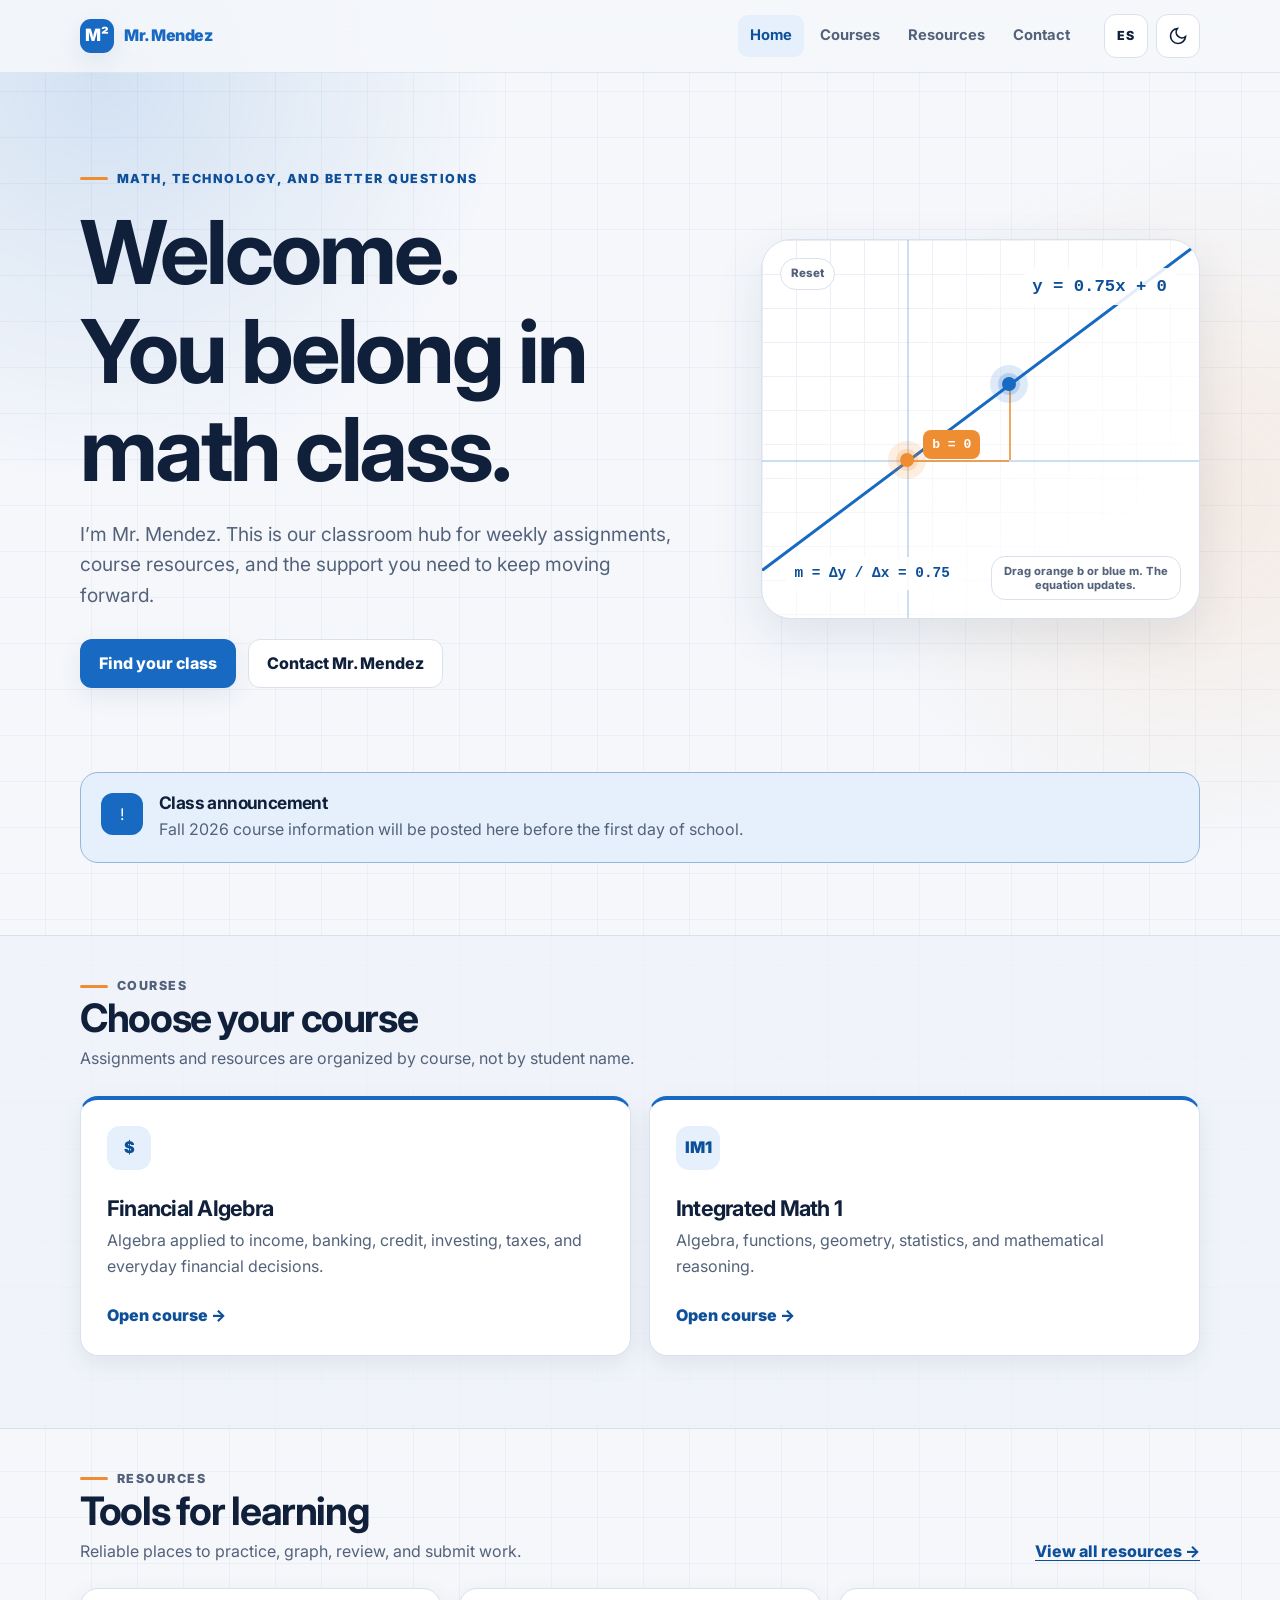
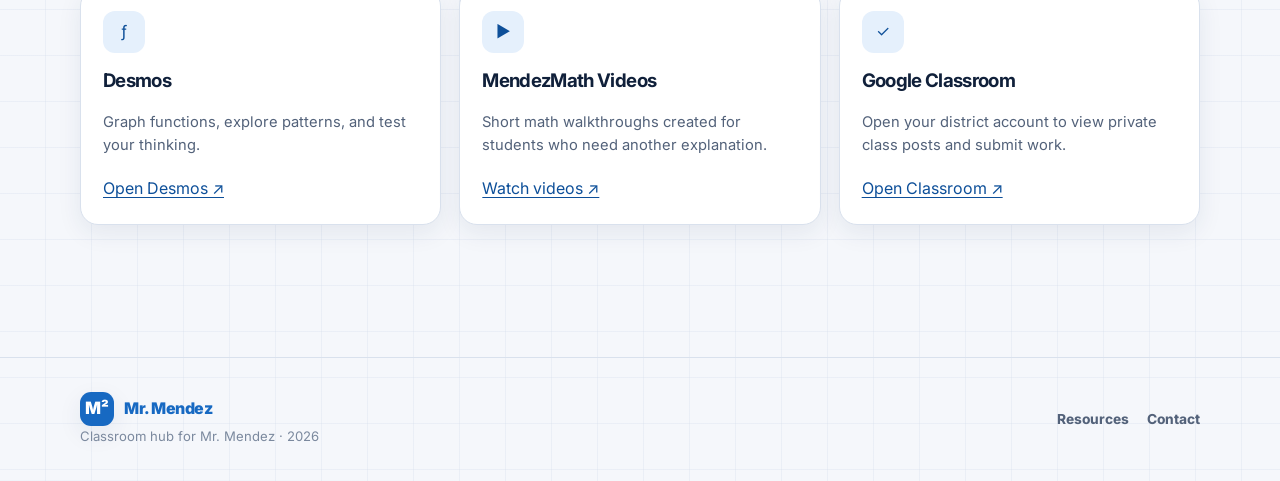
<file: index.html>
<!doctype html>
<html lang="en">
<head>
  <meta charset="utf-8">
  <meta name="viewport" content="width=device-width,initial-scale=1">
  <meta name="theme-color" content="#1769c2">
  <title>Mr. Mendez Math | Classroom Hub</title>
  <meta name="description" content="Mr. Mendez's classroom hub for weekly math assignments, course resources, and family information.">
  <meta property="og:title" content="Mr. Mendez Math | Classroom Hub">
  <meta property="og:description" content="Weekly math assignments, course resources, and classroom information.">
  <meta property="og:type" content="website">
  <meta property="og:image" content="assets/social-card.svg">
  <link rel="canonical" href="https://mendez84.github.io/Teacher-Website/">
  <link rel="icon" href="assets/favicon.svg" type="image/svg+xml">
  <link rel="preconnect" href="https://fonts.googleapis.com">
<link rel="preconnect" href="https://fonts.gstatic.com" crossorigin>
<link rel="stylesheet" href="https://fonts.googleapis.com/css2?family=Inter:wght@100..900&display=swap">
<link rel="stylesheet" href="style.css">
  <script src="script.js" defer></script>
</head>
<body>
  <a class="skip-link" href="#main" data-i18n="skip">Skip to main content</a>
  <header class="site-header">
    <div class="shell nav">
      <a class="brand" href="index.html" aria-label="Mr. Mendez Math home"><span class="brand-mark" aria-hidden="true">M²</span><span>Mr. <span>Mendez</span></span></a>
      <nav class="desktop-nav" aria-label="Primary navigation">
        <a href="index.html" aria-current="page" data-i18n="home">Home</a><a href="#courses" data-i18n="courses">Courses</a><a href="resources.html" data-i18n="resources">Resources</a><a href="contact.html" data-i18n="contact">Contact</a>
      </nav>
      <div class="nav-actions">
        <button class="language-button" type="button" data-language-toggle>ES</button>
        <button class="icon-button" type="button" data-theme-toggle aria-label="Change color theme"></button>
        <button class="menu-button" type="button" data-menu-toggle aria-expanded="false" aria-controls="mobile-navigation" aria-label="Open menu"><svg aria-hidden="true" width="22" height="22" viewBox="0 0 24 24" fill="none" stroke="currentColor" stroke-width="2"><path d="M4 7h16M4 12h16M4 17h16"/></svg></button>
      </div>
    </div>
  </header>
  <nav id="mobile-navigation" class="mobile-nav" aria-label="Mobile navigation" hidden>
    <div class="mobile-nav-inner"><a href="index.html" aria-current="page" data-i18n="home">Home</a><a href="index.html#courses" data-i18n="courses">Courses</a><a href="resources.html" data-i18n="resources">Resources</a><a href="contact.html" data-i18n="contact">Contact</a></div>
  </nav>

  <main id="main">
    <section class="hero">
      <div class="shell hero-grid">
        <div class="reveal">
          <p class="eyebrow" data-i18n="eyebrow">Math, technology, and better questions</p>
          <h1 data-i18n="heroTitle">Welcome. You belong in math class.</h1>
          <p class="hero-copy" data-i18n="heroCopy">I’m Mr. Mendez. This is our classroom hub for weekly assignments, course resources, and the support you need to keep moving forward.</p>
          <div class="hero-actions"><a class="button button-primary" href="#courses" data-i18n="findClass">Find your class</a><a class="button button-secondary" href="contact.html" data-i18n="contactMe">Contact Mr. Mendez</a></div>
        </div>
        <div class="math-card reveal" data-math-interactive role="group" aria-label="Interactive slope-intercept form illustration" aria-describedby="math-interaction-hint">
          <div class="math-grid" aria-hidden="true"></div>
          <div class="axis-x" aria-hidden="true"></div>
          <div class="axis-y" aria-hidden="true"></div>
          <div class="slope-line" aria-hidden="true"></div>
          <div class="rise-seg" aria-hidden="true"></div>
          <div class="run-seg" aria-hidden="true"></div>
          <button class="y-dot graph-handle" type="button" role="slider" aria-label="Y-intercept handle. Use the up and down arrow keys." aria-valuemin="-2" aria-valuemax="2" aria-valuenow="0"></button>
          <button class="p-dot graph-handle" type="button" role="slider" aria-label="Slope handle. Use the up and down arrow keys." aria-valuemin="-1.25" aria-valuemax="1.25" aria-valuenow="0.75"></button>
          <span class="formula a" data-equation>y = 0.75x + 0</span>
          <span class="formula b" data-slope-readout>m = Δy / Δx = 0.75</span>
          <span class="formula c" data-intercept-readout>b = 0</span>
          <button class="math-reset" type="button" data-math-reset data-i18n="graphReset">Reset</button>
          <span class="math-hint" id="math-interaction-hint" data-i18n="graphHint">Drag orange b or blue m. The equation updates.</span>
        </div>
      </div>
    </section>

    <section class="section">
      <div class="shell"><div class="announcement"><span class="announcement-icon" aria-hidden="true">!</span><div><h2 data-i18n="announcement">Class announcement</h2><p data-announcement-text>Fall course information will be posted here before school begins.</p></div></div></div>
    </section>

    <section class="section section-tinted" id="courses">
      <div class="shell">
        <header class="section-head"><div><p class="eyebrow" data-i18n="courses">Courses</p><h2 data-i18n="classesTitle">Choose your course</h2><p data-i18n="classesCopy">Assignments and resources are organized by course, not by student name.</p></div></header>
        <div class="course-grid" data-course-grid aria-live="polite"><div class="empty-state">Loading courses…</div></div>
      </div>
    </section>

    <section class="section">
      <div class="shell">
        <header class="section-head"><div><p class="eyebrow" data-i18n="resources">Resources</p><h2 data-i18n="resourcesTitle">Tools for learning</h2><p data-i18n="resourcesCopy">Reliable places to practice, graph, review, and submit work.</p></div><a class="section-link" href="resources.html" data-i18n="viewResources">View all resources →</a></header>
        <div class="resource-grid">
          <article class="resource-card"><span class="resource-icon" aria-hidden="true">ƒ</span><h3>Desmos</h3><p>Graph functions, explore patterns, and test your thinking.</p><a href="https://www.desmos.com/calculator" target="_blank" rel="noopener noreferrer">Open Desmos ↗</a></article>
          <article class="resource-card"><span class="resource-icon" aria-hidden="true">▶</span><h3>MendezMath Videos</h3><p>Short math walkthroughs created for students who need another explanation.</p><a href="https://www.youtube.com/@mendezmath1446/videos" target="_blank" rel="noopener noreferrer">Watch videos ↗</a></article>
          <article class="resource-card"><span class="resource-icon" aria-hidden="true">✓</span><h3>Google Classroom</h3><p>Open your district account to view private class posts and submit work.</p><a href="https://classroom.google.com" target="_blank" rel="noopener noreferrer">Open Classroom ↗</a></article>
        </div>
      </div>
    </section>
  </main>

  <footer class="site-footer"><div class="shell footer-inner"><div><a class="brand" href="index.html"><span class="brand-mark" aria-hidden="true">M²</span><span>Mr. <span>Mendez</span></span></a><p class="footer-copy"><span data-i18n="footer">Classroom hub for Mr. Mendez</span> · <span data-year></span></p></div><nav class="footer-links" aria-label="Footer navigation"><a href="resources.html" data-i18n="resources">Resources</a><a href="contact.html" data-i18n="contact">Contact</a></nav></div></footer>
</body>
</html>
</file>
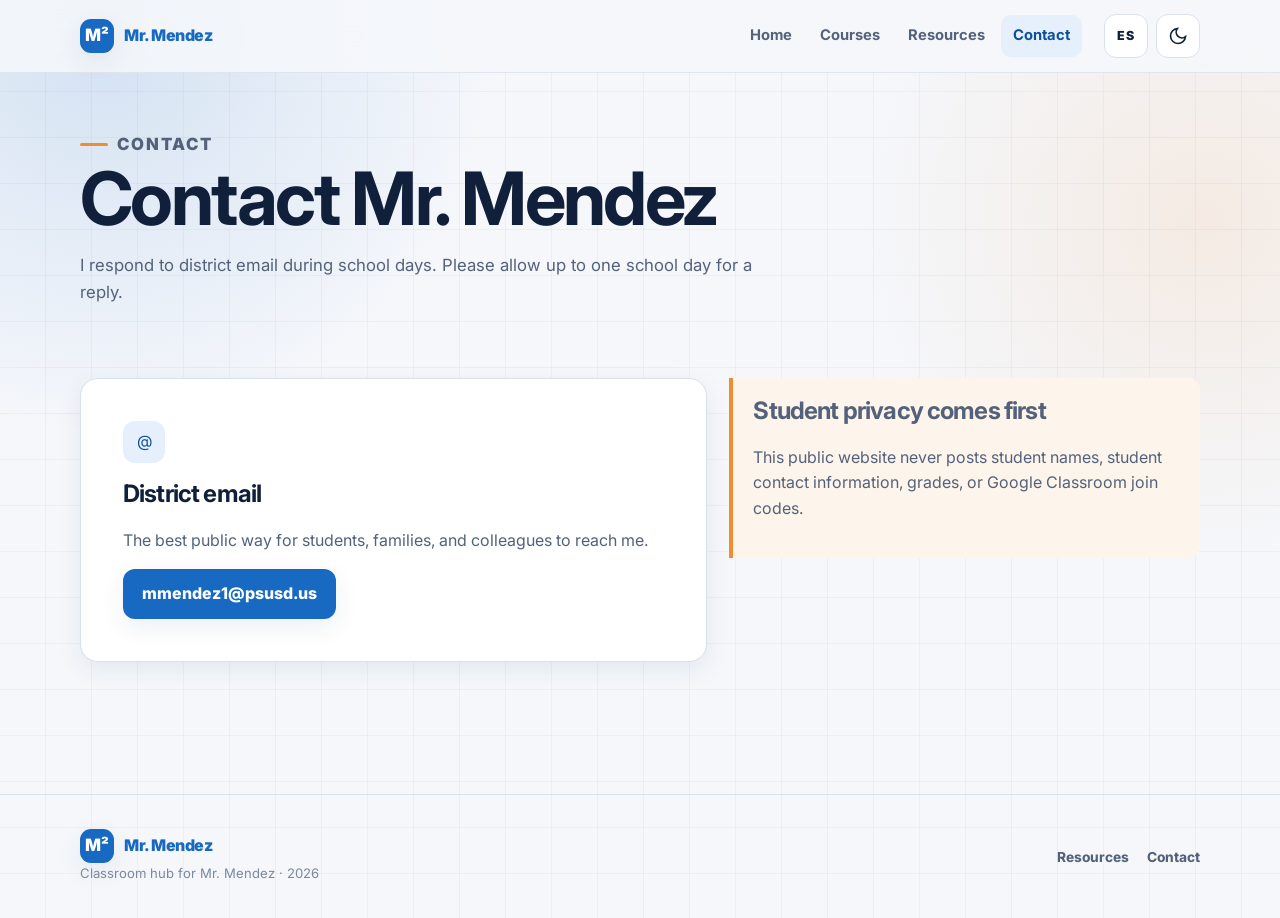
<file: contact.html>
<!doctype html><html lang="en"><head><meta charset="utf-8"><meta name="viewport" content="width=device-width,initial-scale=1"><meta name="theme-color" content="#1769c2"><title>Contact Mr. Mendez | Math Teacher</title><meta name="description" content="Contact Mr. Mendez through his Palm Springs Unified School District email."><link rel="canonical" href="https://mendez84.github.io/Teacher-Website/contact.html"><link rel="icon" href="assets/favicon.svg" type="image/svg+xml"><link rel="preconnect" href="https://fonts.googleapis.com">
<link rel="preconnect" href="https://fonts.gstatic.com" crossorigin>
<link rel="stylesheet" href="https://fonts.googleapis.com/css2?family=Inter:wght@100..900&display=swap">
<link rel="stylesheet" href="style.css"><script src="script.js" defer></script></head><body><a class="skip-link" href="#main" data-i18n="skip">Skip to main content</a><header class="site-header"><div class="shell nav"><a class="brand" href="index.html"><span class="brand-mark" aria-hidden="true">M²</span><span>Mr. <span>Mendez</span></span></a><nav class="desktop-nav" aria-label="Primary navigation"><a href="index.html"  data-i18n="home">Home</a><a href="index.html#courses"  data-i18n="courses">Courses</a><a href="resources.html"  data-i18n="resources">Resources</a><a href="contact.html" aria-current="page" data-i18n="contact">Contact</a></nav><div class="nav-actions"><button class="language-button" type="button" data-language-toggle>ES</button><button class="icon-button" type="button" data-theme-toggle></button><button class="menu-button" type="button" data-menu-toggle aria-expanded="false" aria-controls="mobile-navigation"><svg aria-hidden="true" width="22" height="22" viewBox="0 0 24 24" fill="none" stroke="currentColor" stroke-width="2"><path d="M4 7h16M4 12h16M4 17h16"/></svg></button></div></div></header><nav id="mobile-navigation" class="mobile-nav" aria-label="Mobile navigation" hidden><div class="mobile-nav-inner"><a href="index.html" data-i18n="home">Home</a><a href="index.html#courses" data-i18n="courses">Courses</a><a href="resources.html"  data-i18n="resources">Resources</a><a href="contact.html" aria-current="page" data-i18n="contact">Contact</a></div></nav><main id="main"><header class="page-hero"><div class="shell"><p class="eyebrow" data-i18n="contact">Contact</p><h1 data-i18n="contactMe">Contact Mr. Mendez</h1><p data-i18n="response">I respond to district email during school days. Please allow up to one school day for a reply.</p></div></header><section class="section"><div class="shell contact-layout"><article class="contact-card"><span class="resource-icon" aria-hidden="true">@</span><h2 data-i18n="emailTitle">District email</h2><p data-i18n="emailCopy">The best public way for students, families, and colleagues to reach me.</p><a class="button button-primary" href="mailto:mmendez1@psusd.us" data-school-email>mmendez1@psusd.us</a></article><aside class="privacy-note"><h2 data-i18n="privacyTitle">Student privacy comes first</h2><p data-i18n="privacyCopy">This public website never posts student names, student contact information, grades, or Google Classroom join codes.</p></aside></div></section></main><footer class="site-footer"><div class="shell footer-inner"><div><a class="brand" href="index.html"><span class="brand-mark" aria-hidden="true">M²</span><span>Mr. <span>Mendez</span></span></a><p class="footer-copy"><span data-i18n="footer">Classroom hub for Mr. Mendez</span> · <span data-year></span></p></div><nav class="footer-links" aria-label="Footer navigation"><a href="resources.html" data-i18n="resources">Resources</a><a href="contact.html" data-i18n="contact">Contact</a></nav></div></footer></body></html>
</file>
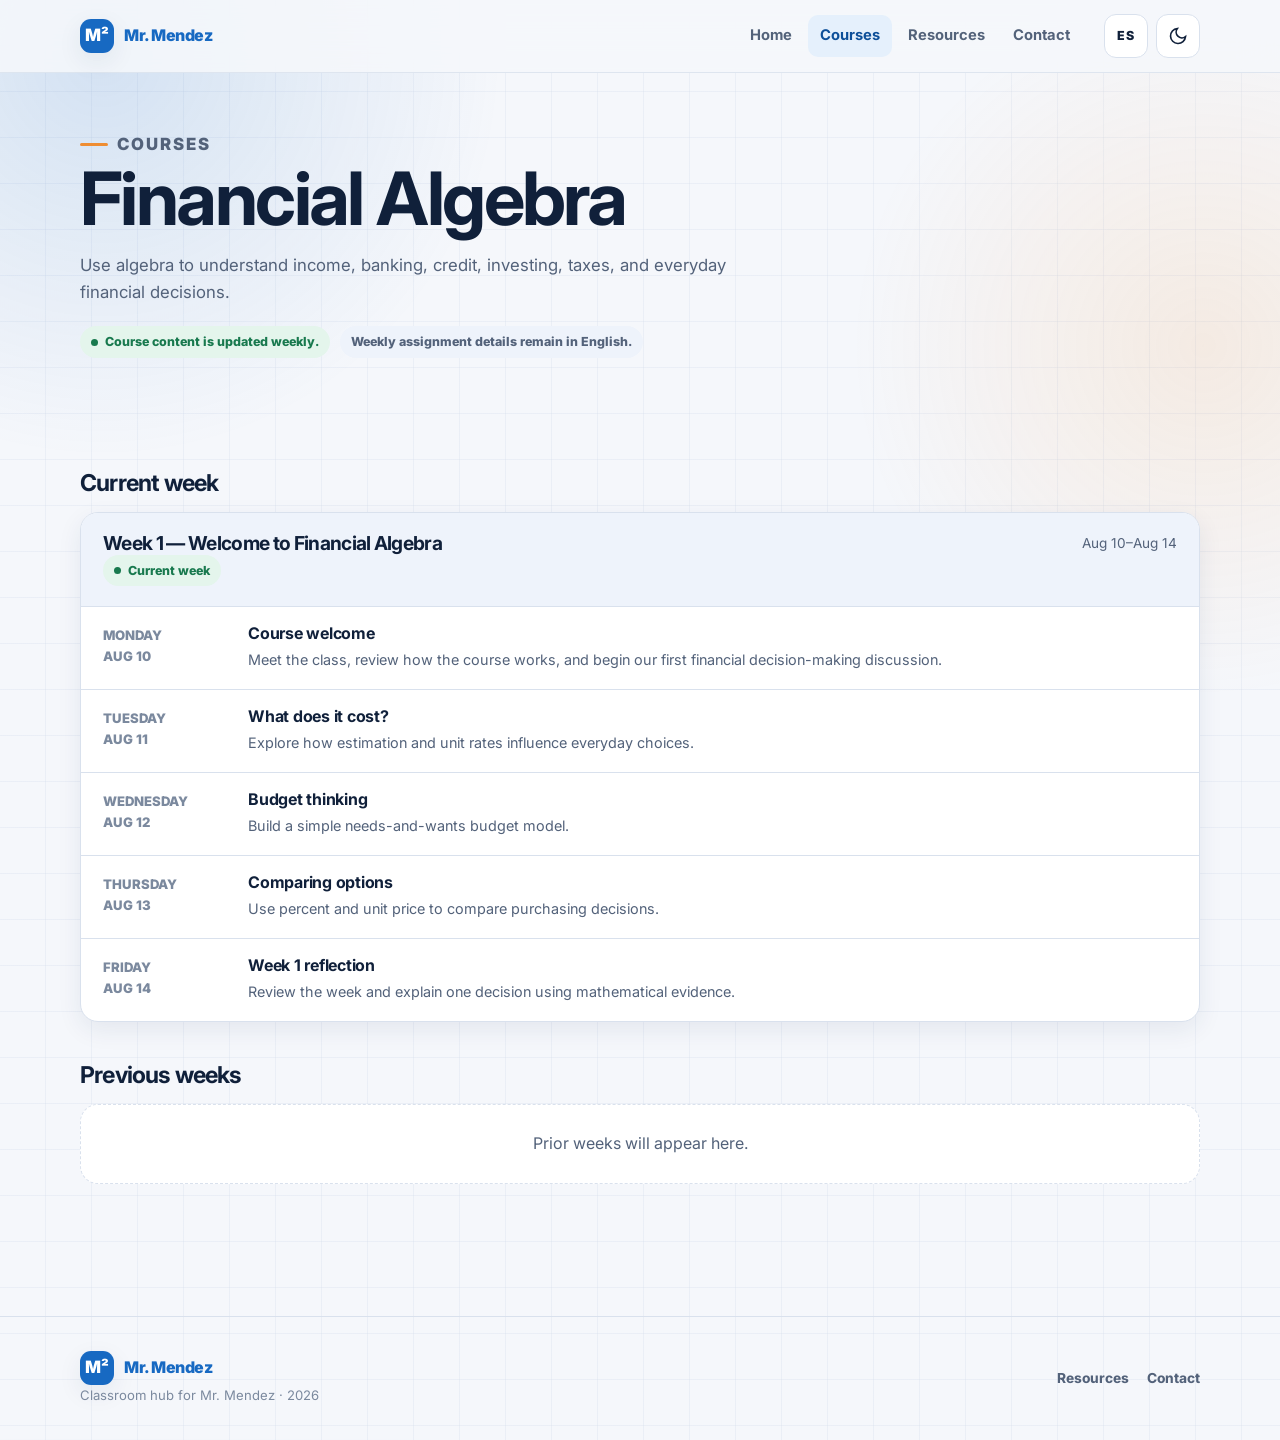
<file: financial-algebra.html>
<!doctype html>
<html lang="en"><head><meta charset="utf-8"><meta name="viewport" content="width=device-width,initial-scale=1"><meta name="theme-color" content="#1769c2"><title>Financial Algebra | Mr. Mendez Math</title><meta name="description" content="Algebra applied to income, banking, credit, investing, taxes, and everyday financial decisions."><link rel="canonical" href="https://mendez84.github.io/Teacher-Website/financial-algebra.html"><link rel="icon" href="assets/favicon.svg" type="image/svg+xml"><link rel="preconnect" href="https://fonts.googleapis.com">
<link rel="preconnect" href="https://fonts.gstatic.com" crossorigin>
<link rel="stylesheet" href="https://fonts.googleapis.com/css2?family=Inter:wght@100..900&display=swap">
<link rel="stylesheet" href="style.css"><script src="script.js" defer></script></head>
<body data-course-slug="financial-algebra"><a class="skip-link" href="#main" data-i18n="skip">Skip to main content</a>
<header class="site-header"><div class="shell nav"><a class="brand" href="index.html" aria-label="Mr. Mendez Math home"><span class="brand-mark" aria-hidden="true">M²</span><span>Mr. <span>Mendez</span></span></a><nav class="desktop-nav" aria-label="Primary navigation"><a href="index.html" data-i18n="home">Home</a><a href="index.html#courses" aria-current="page" data-i18n="courses">Courses</a><a href="resources.html" data-i18n="resources">Resources</a><a href="contact.html" data-i18n="contact">Contact</a></nav><div class="nav-actions"><button class="language-button" type="button" data-language-toggle>ES</button><button class="icon-button" type="button" data-theme-toggle></button><button class="menu-button" type="button" data-menu-toggle aria-expanded="false" aria-controls="mobile-navigation"><svg aria-hidden="true" width="22" height="22" viewBox="0 0 24 24" fill="none" stroke="currentColor" stroke-width="2"><path d="M4 7h16M4 12h16M4 17h16"/></svg></button></div></div></header>
<nav id="mobile-navigation" class="mobile-nav" aria-label="Mobile navigation" hidden><div class="mobile-nav-inner"><a href="index.html" data-i18n="home">Home</a><a href="index.html#courses" aria-current="page" data-i18n="courses">Courses</a><a href="resources.html" data-i18n="resources">Resources</a><a href="contact.html" data-i18n="contact">Contact</a></div></nav>
<main id="main"><header class="page-hero"><div class="shell"><p class="eyebrow" data-i18n="courses">Courses</p><h1 data-course-name>Financial Algebra</h1><p data-course-description>Use algebra to understand income, banking, credit, investing, taxes, and everyday financial decisions.</p><div class="status-row"><span class="pill pill-current" data-i18n="courseUpdated">Course content is updated weekly.</span><span class="pill" data-i18n="keyInfoEnglish">Weekly assignment details remain in English.</span></div></div></header><section class="section"><div class="shell"><h2 class="archive-heading" data-i18n="currentWeek">Current week</h2><div class="week-list" data-current-week aria-live="polite"><div class="empty-state">Loading assignments…</div></div><h2 class="archive-heading" data-i18n="priorWeeks">Previous weeks</h2><div class="week-list" data-archive-weeks><div class="empty-state">Loading archive…</div></div></div></section></main>
<footer class="site-footer"><div class="shell footer-inner"><div><a class="brand" href="index.html"><span class="brand-mark" aria-hidden="true">M²</span><span>Mr. <span>Mendez</span></span></a><p class="footer-copy"><span data-i18n="footer">Classroom hub for Mr. Mendez</span> · <span data-year></span></p></div><nav class="footer-links" aria-label="Footer navigation"><a href="resources.html" data-i18n="resources">Resources</a><a href="contact.html" data-i18n="contact">Contact</a></nav></div></footer></body></html>
</file>
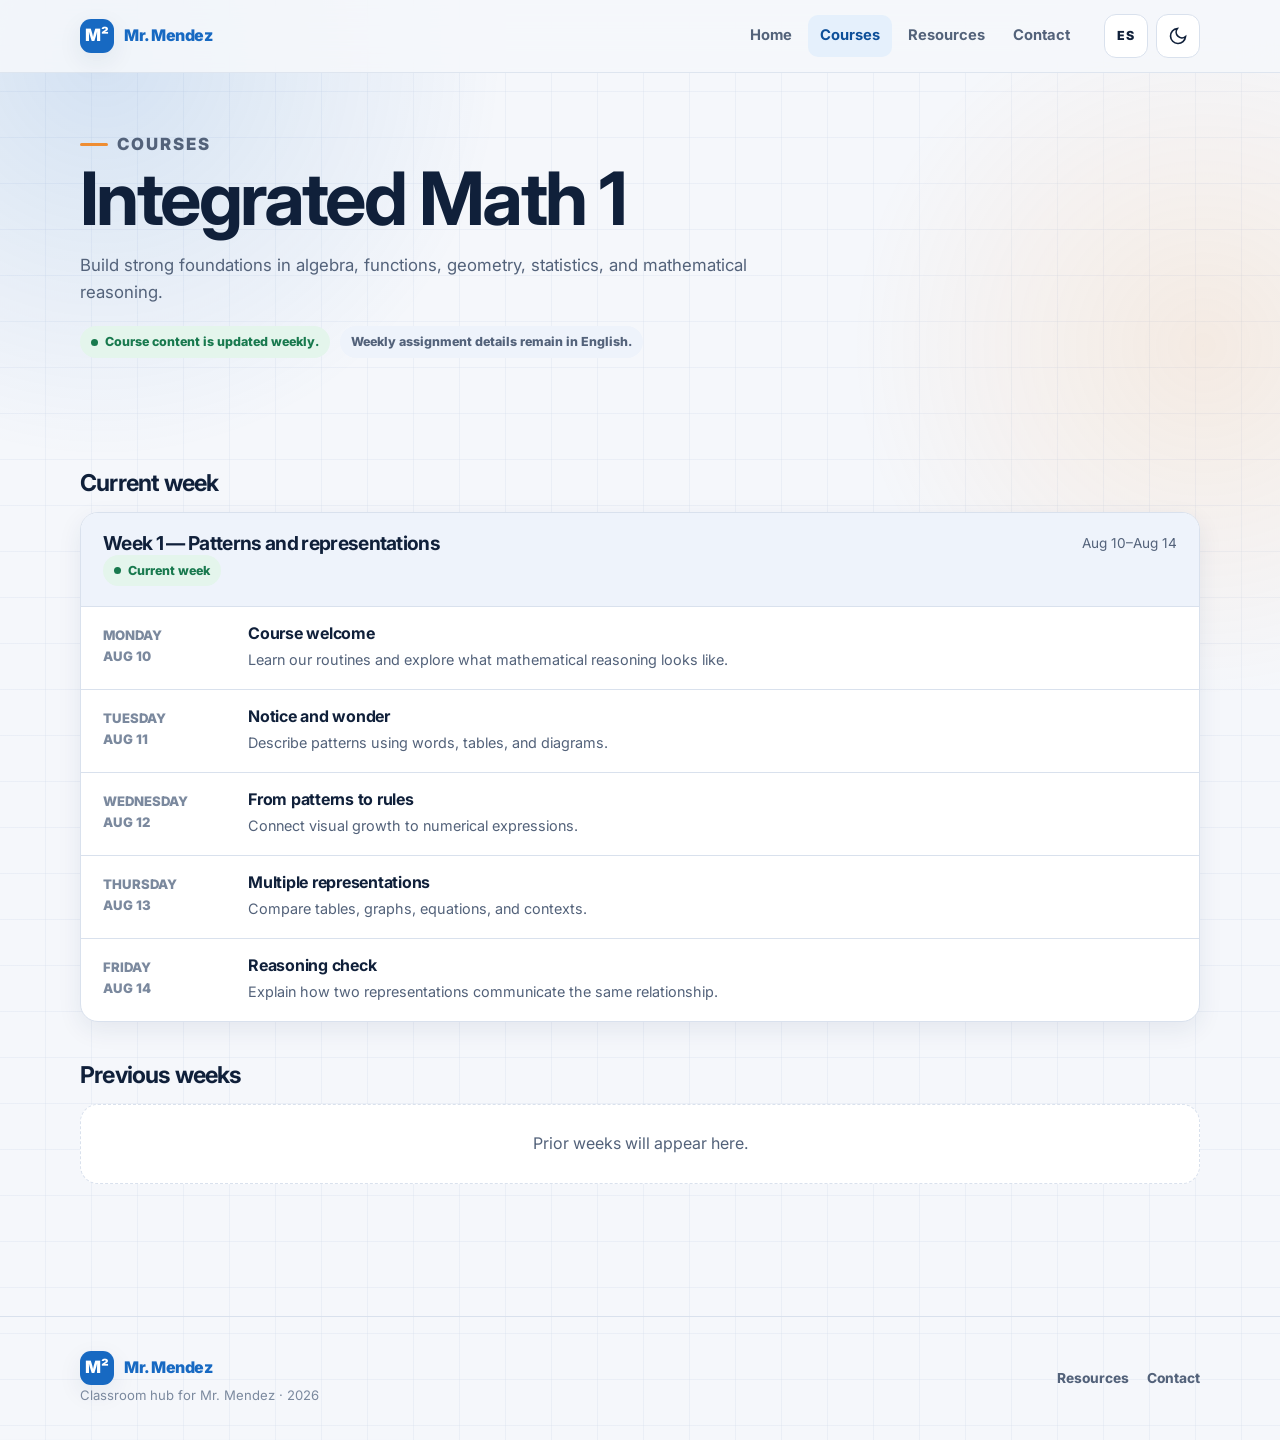
<file: integrated-math-1.html>
<!doctype html>
<html lang="en"><head><meta charset="utf-8"><meta name="viewport" content="width=device-width,initial-scale=1"><meta name="theme-color" content="#1769c2"><title>Integrated Math 1 | Mr. Mendez Math</title><meta name="description" content="Build strong foundations in algebra, functions, geometry, statistics, and mathematical reasoning."><link rel="canonical" href="https://mendez84.github.io/Teacher-Website/integrated-math-1.html"><link rel="icon" href="assets/favicon.svg" type="image/svg+xml"><link rel="preconnect" href="https://fonts.googleapis.com">
<link rel="preconnect" href="https://fonts.gstatic.com" crossorigin>
<link rel="stylesheet" href="https://fonts.googleapis.com/css2?family=Inter:wght@100..900&display=swap">
<link rel="stylesheet" href="style.css"><script src="script.js" defer></script></head>
<body data-course-slug="integrated-math-1"><a class="skip-link" href="#main" data-i18n="skip">Skip to main content</a>
<header class="site-header"><div class="shell nav"><a class="brand" href="index.html" aria-label="Mr. Mendez Math home"><span class="brand-mark" aria-hidden="true">M²</span><span>Mr. <span>Mendez</span></span></a><nav class="desktop-nav" aria-label="Primary navigation"><a href="index.html" data-i18n="home">Home</a><a href="index.html#courses" aria-current="page" data-i18n="courses">Courses</a><a href="resources.html" data-i18n="resources">Resources</a><a href="contact.html" data-i18n="contact">Contact</a></nav><div class="nav-actions"><button class="language-button" type="button" data-language-toggle>ES</button><button class="icon-button" type="button" data-theme-toggle></button><button class="menu-button" type="button" data-menu-toggle aria-expanded="false" aria-controls="mobile-navigation"><svg aria-hidden="true" width="22" height="22" viewBox="0 0 24 24" fill="none" stroke="currentColor" stroke-width="2"><path d="M4 7h16M4 12h16M4 17h16"/></svg></button></div></div></header>
<nav id="mobile-navigation" class="mobile-nav" aria-label="Mobile navigation" hidden><div class="mobile-nav-inner"><a href="index.html" data-i18n="home">Home</a><a href="index.html#courses" aria-current="page" data-i18n="courses">Courses</a><a href="resources.html" data-i18n="resources">Resources</a><a href="contact.html" data-i18n="contact">Contact</a></div></nav>
<main id="main"><header class="page-hero"><div class="shell"><p class="eyebrow" data-i18n="courses">Courses</p><h1 data-course-name>Integrated Math 1</h1><p data-course-description>Build strong foundations in algebra, functions, geometry, statistics, and mathematical reasoning.</p><div class="status-row"><span class="pill pill-current" data-i18n="courseUpdated">Course content is updated weekly.</span><span class="pill" data-i18n="keyInfoEnglish">Weekly assignment details remain in English.</span></div></div></header><section class="section"><div class="shell"><h2 class="archive-heading" data-i18n="currentWeek">Current week</h2><div class="week-list" data-current-week aria-live="polite"><div class="empty-state">Loading assignments…</div></div><h2 class="archive-heading" data-i18n="priorWeeks">Previous weeks</h2><div class="week-list" data-archive-weeks><div class="empty-state">Loading archive…</div></div></div></section></main>
<footer class="site-footer"><div class="shell footer-inner"><div><a class="brand" href="index.html"><span class="brand-mark" aria-hidden="true">M²</span><span>Mr. <span>Mendez</span></span></a><p class="footer-copy"><span data-i18n="footer">Classroom hub for Mr. Mendez</span> · <span data-year></span></p></div><nav class="footer-links" aria-label="Footer navigation"><a href="resources.html" data-i18n="resources">Resources</a><a href="contact.html" data-i18n="contact">Contact</a></nav></div></footer></body></html>
</file>
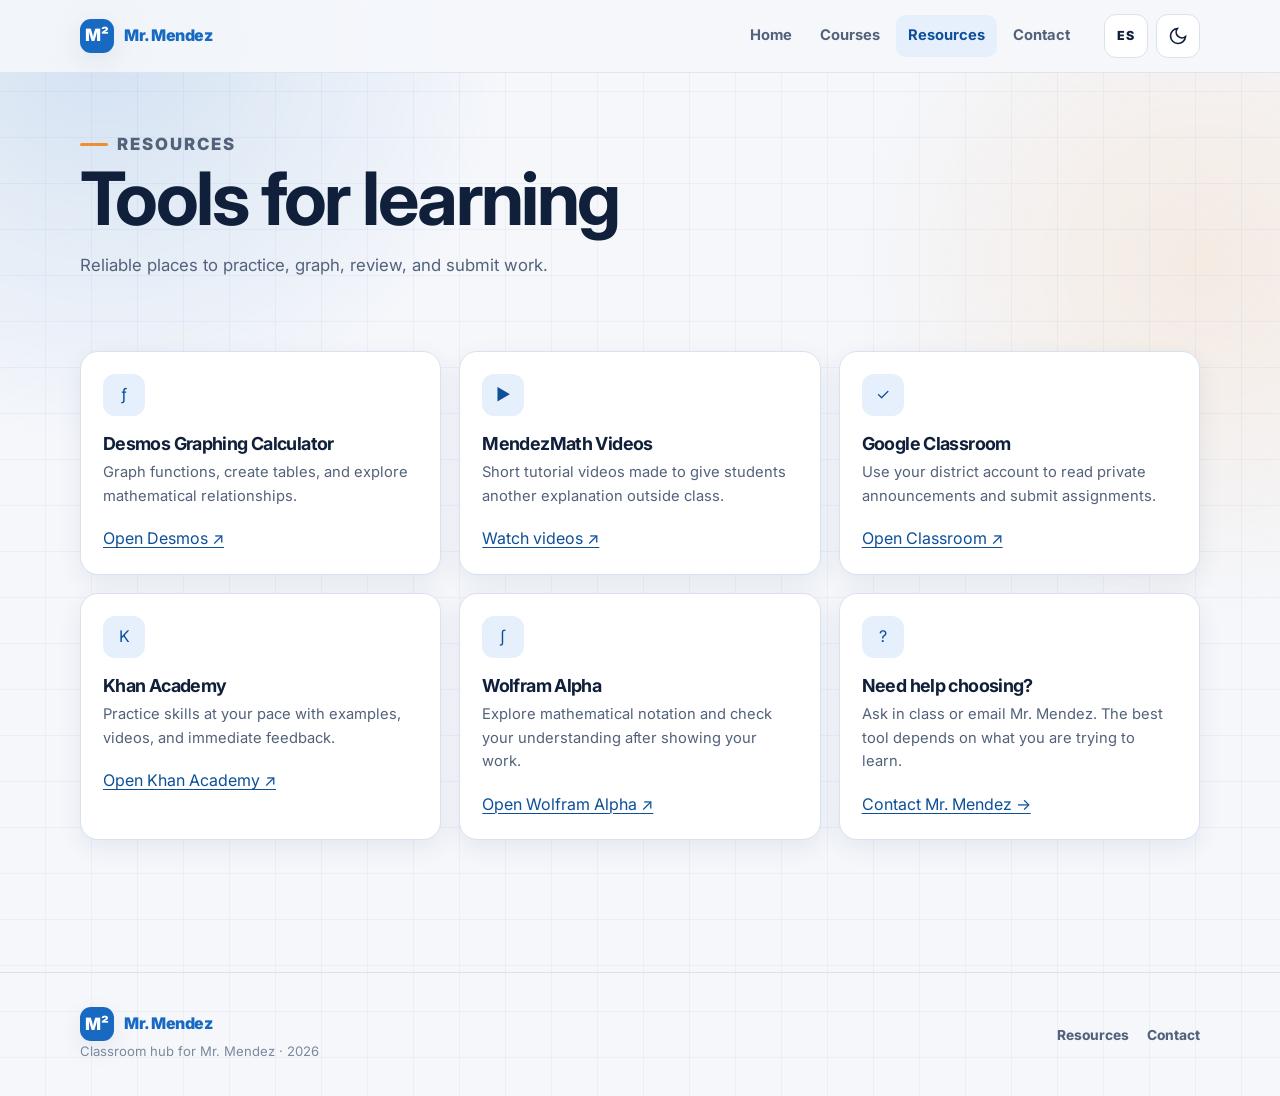
<file: resources.html>
<!doctype html><html lang="en"><head><meta charset="utf-8"><meta name="viewport" content="width=device-width,initial-scale=1"><meta name="theme-color" content="#1769c2"><title>Learning Resources | Mr. Mendez Math</title><meta name="description" content="Math tools, tutorial videos, and classroom resources for Mr. Mendez's students."><link rel="canonical" href="https://mendez84.github.io/Teacher-Website/resources.html"><link rel="icon" href="assets/favicon.svg" type="image/svg+xml"><link rel="preconnect" href="https://fonts.googleapis.com">
<link rel="preconnect" href="https://fonts.gstatic.com" crossorigin>
<link rel="stylesheet" href="https://fonts.googleapis.com/css2?family=Inter:wght@100..900&display=swap">
<link rel="stylesheet" href="style.css"><script src="script.js" defer></script></head><body><a class="skip-link" href="#main" data-i18n="skip">Skip to main content</a><header class="site-header"><div class="shell nav"><a class="brand" href="index.html"><span class="brand-mark" aria-hidden="true">M²</span><span>Mr. <span>Mendez</span></span></a><nav class="desktop-nav" aria-label="Primary navigation"><a href="index.html"  data-i18n="home">Home</a><a href="index.html#courses"  data-i18n="courses">Courses</a><a href="resources.html" aria-current="page" data-i18n="resources">Resources</a><a href="contact.html"  data-i18n="contact">Contact</a></nav><div class="nav-actions"><button class="language-button" type="button" data-language-toggle>ES</button><button class="icon-button" type="button" data-theme-toggle></button><button class="menu-button" type="button" data-menu-toggle aria-expanded="false" aria-controls="mobile-navigation"><svg aria-hidden="true" width="22" height="22" viewBox="0 0 24 24" fill="none" stroke="currentColor" stroke-width="2"><path d="M4 7h16M4 12h16M4 17h16"/></svg></button></div></div></header><nav id="mobile-navigation" class="mobile-nav" aria-label="Mobile navigation" hidden><div class="mobile-nav-inner"><a href="index.html" data-i18n="home">Home</a><a href="index.html#courses" data-i18n="courses">Courses</a><a href="resources.html" aria-current="page" data-i18n="resources">Resources</a><a href="contact.html"  data-i18n="contact">Contact</a></div></nav><main id="main"><header class="page-hero"><div class="shell"><p class="eyebrow" data-i18n="resources">Resources</p><h1 data-i18n="resourcesTitle">Tools for learning</h1><p data-i18n="resourcesCopy">Reliable places to practice, graph, review, and submit work.</p></div></header><section class="section"><div class="shell resource-grid">
<article class="resource-card"><span class="resource-icon" aria-hidden="true">ƒ</span><h2>Desmos Graphing Calculator</h2><p>Graph functions, create tables, and explore mathematical relationships.</p><a href="https://www.desmos.com/calculator" target="_blank" rel="noopener noreferrer">Open Desmos ↗</a></article>
<article class="resource-card"><span class="resource-icon" aria-hidden="true">▶</span><h2>MendezMath Videos</h2><p>Short tutorial videos made to give students another explanation outside class.</p><a href="https://www.youtube.com/@mendezmath1446/videos" target="_blank" rel="noopener noreferrer">Watch videos ↗</a></article>
<article class="resource-card"><span class="resource-icon" aria-hidden="true">✓</span><h2>Google Classroom</h2><p>Use your district account to read private announcements and submit assignments.</p><a href="https://classroom.google.com" target="_blank" rel="noopener noreferrer">Open Classroom ↗</a></article>
<article class="resource-card"><span class="resource-icon" aria-hidden="true">K</span><h2>Khan Academy</h2><p>Practice skills at your pace with examples, videos, and immediate feedback.</p><a href="https://www.khanacademy.org/math" target="_blank" rel="noopener noreferrer">Open Khan Academy ↗</a></article>
<article class="resource-card"><span class="resource-icon" aria-hidden="true">∫</span><h2>Wolfram Alpha</h2><p>Explore mathematical notation and check your understanding after showing your work.</p><a href="https://www.wolframalpha.com" target="_blank" rel="noopener noreferrer">Open Wolfram Alpha ↗</a></article>
<article class="resource-card"><span class="resource-icon" aria-hidden="true">?</span><h2>Need help choosing?</h2><p>Ask in class or email Mr. Mendez. The best tool depends on what you are trying to learn.</p><a href="contact.html">Contact Mr. Mendez →</a></article>
</div></section></main><footer class="site-footer"><div class="shell footer-inner"><div><a class="brand" href="index.html"><span class="brand-mark" aria-hidden="true">M²</span><span>Mr. <span>Mendez</span></span></a><p class="footer-copy"><span data-i18n="footer">Classroom hub for Mr. Mendez</span> · <span data-year></span></p></div><nav class="footer-links" aria-label="Footer navigation"><a href="resources.html" data-i18n="resources">Resources</a><a href="contact.html" data-i18n="contact">Contact</a></nav></div></footer></body></html>
</file>
<file: style.css>
:root {
  color-scheme: light;
  --bg: #f5f7fb;
  --surface: #ffffff;
  --surface-2: #eef3fb;
  --ink: #10203a;
  --muted: #53627a;
  --faint: #7b899e;
  --line: #d9e1ed;
  --brand: #1769c2;
  --brand-strong: #0d4f99;
  --brand-soft: #e5f0fc;
  --on-brand: #ffffff;
  --accent: #ef8d32;
  --success: #18794e;
  --success-soft: #e4f5ec;
  --shadow: 0 18px 50px rgba(30, 54, 88, 0.1);
  --shadow-sm: 0 8px 24px rgba(30, 54, 88, 0.08);
  --radius: 18px;
  --radius-sm: 12px;
  --content: 1120px;
}

[data-theme="dark"] {
  color-scheme: dark;
  --bg: #09111f;
  --surface: #111c2e;
  --surface-2: #17253b;
  --ink: #eef5ff;
  --muted: #b1bfd2;
  --faint: #7f90aa;
  --line: #273852;
  --brand: #78b7ff;
  --brand-strong: #a5ceff;
  --brand-soft: #172e4b;
  --on-brand: #07111f;
  --accent: #ffad5f;
  --success: #6bd5a4;
  --success-soft: #14362b;
  --shadow: 0 18px 50px rgba(0, 0, 0, 0.28);
  --shadow-sm: 0 8px 24px rgba(0, 0, 0, 0.22);
}

* { box-sizing: border-box; }
html { scroll-behavior: smooth; }
body {
  margin: 0;
  min-width: 320px;
  background-color: var(--bg);
  background-image:
    radial-gradient(circle at 8% 4%, color-mix(in srgb, var(--brand) 15%, transparent) 0, transparent 25rem),
    radial-gradient(circle at 94% 24%, color-mix(in srgb, var(--accent) 12%, transparent) 0, transparent 22rem),
    linear-gradient(color-mix(in srgb, var(--line) 38%, transparent) 1px, transparent 1px),
    linear-gradient(90deg, color-mix(in srgb, var(--line) 38%, transparent) 1px, transparent 1px);
  background-size: auto, auto, 46px 46px, 46px 46px;
  background-position: center, center, -1px -1px, -1px -1px;
  color: var(--ink);
  font-family: Inter, ui-sans-serif, system-ui, -apple-system, BlinkMacSystemFont, "Segoe UI", sans-serif;
  line-height: 1.6;
  -webkit-font-smoothing: antialiased;
}

body.menu-open { overflow: hidden; }
a { color: var(--brand-strong); text-decoration-thickness: .08em; text-underline-offset: .18em; }
a:hover { color: var(--brand); }
button, input, select { font: inherit; }
button, a { -webkit-tap-highlight-color: transparent; }
img, svg { display: block; max-width: 100%; }

.skip-link {
  position: fixed; top: 10px; left: 10px; z-index: 1000;
  transform: translateY(-160%); padding: 10px 16px;
  border-radius: 10px; background: var(--ink); color: var(--surface);
}
.skip-link:focus { transform: translateY(0); }
:focus-visible { outline: 3px solid var(--accent); outline-offset: 3px; }

.shell { width: min(calc(100% - 40px), var(--content)); margin-inline: auto; }
.site-header {
  position: sticky; top: 0; z-index: 100;
  border-bottom: 1px solid color-mix(in srgb, var(--line) 80%, transparent);
  background: color-mix(in srgb, var(--bg) 88%, transparent);
  backdrop-filter: blur(18px);
}
.nav { min-height: 72px; display: flex; align-items: center; gap: 22px; }
.brand { display: inline-flex; align-items: center; gap: 10px; color: var(--ink); font-weight: 850; text-decoration: none; letter-spacing: -.03em; }
.brand-mark { width: 34px; height: 34px; display: grid; place-items: center; border-radius: 11px; background: var(--brand); color: var(--on-brand); font-size: 17px; box-shadow: var(--shadow-sm); }
.brand span:last-child { color: var(--brand); }
.desktop-nav { display: flex; align-items: center; gap: 4px; margin-left: auto; }
.desktop-nav a { padding: 9px 12px; border-radius: 10px; color: var(--muted); text-decoration: none; font-size: .92rem; font-weight: 700; transition: background 0.15s ease, color 0.15s ease; }
.desktop-nav a:hover, .desktop-nav a[aria-current="page"] { background: var(--brand-soft); color: var(--brand-strong); }
.nav-actions { display: flex; gap: 8px; align-items: center; }
.icon-button, .language-button, .menu-button {
  min-width: 44px; min-height: 44px; display: inline-grid; place-items: center;
  border: 1px solid var(--line); border-radius: 12px; background: var(--surface); color: var(--ink); cursor: pointer;
  transition: background 0.15s ease, border-color 0.15s ease, color 0.15s ease;
}
.language-button { padding-inline: 12px; font-size: .78rem; font-weight: 850; letter-spacing: .05em; }
.menu-button { display: none; }

.mobile-nav {
  display: none; position: fixed; inset: 72px 0 0; z-index: 90;
  background: var(--bg); padding: 30px 20px; overflow-y: auto;
}
.mobile-nav.open { display: block; }
.mobile-nav-inner { width: min(100%, 520px); margin: auto; display: grid; gap: 8px; }
.mobile-nav a { padding: 14px 16px; border-radius: 12px; color: var(--ink); text-decoration: none; font-size: 1.08rem; font-weight: 800; }
.mobile-nav a:hover, .mobile-nav a[aria-current="page"] { background: var(--brand-soft); color: var(--brand-strong); }

main { min-height: 66vh; }
.hero { padding: clamp(54px, 8vw, 96px) 0 44px; }
.hero-grid { display: grid; grid-template-columns: minmax(0, 1.15fr) minmax(320px, .85fr); gap: clamp(36px, 7vw, 88px); align-items: center; }
.eyebrow { display: flex; align-items: center; gap: 9px; margin: 0 0 14px; color: var(--brand-strong); font-size: .78rem; font-weight: 850; letter-spacing: .12em; text-transform: uppercase; }
.eyebrow::before { content: ""; width: 28px; height: 3px; border-radius: 2px; background: var(--accent); }
h1, h2, h3 { margin-top: 0; line-height: 1.12; letter-spacing: -.035em; }
h1 { margin-bottom: 20px; font-size: clamp(2.55rem, 7vw, 5.5rem); max-width: 11ch; }
.hero h1 { max-width: none; }
.hero-copy { max-width: 62ch; margin: 0; color: var(--muted); font-size: clamp(1.03rem, 2vw, 1.2rem); }
.hero-actions { display: flex; flex-wrap: wrap; gap: 12px; margin-top: 28px; }
.button { min-height: 46px; display: inline-flex; align-items: center; justify-content: center; gap: 8px; padding: 11px 18px; border: 1px solid transparent; border-radius: 12px; font-weight: 800; text-decoration: none; cursor: pointer; transition: background 0.15s ease, color 0.15s ease, border-color 0.15s ease, box-shadow 0.15s ease; }
.button-primary { background: var(--brand); color: var(--on-brand); box-shadow: var(--shadow-sm); }
.button-primary:hover { background: var(--brand-strong); color: var(--bg); }
.button-secondary { border-color: var(--line); background: var(--surface); color: var(--ink); }
.button-secondary:hover { border-color: var(--brand); color: var(--brand-strong); }

.math-card { --grid-size: 34px; --axis-x: 33%; --zero-y: 58%; --intercept-y: 58%; --point-x: 78%; --point-y: 28%; --line-start-y: 85%; --line-length: 560px; --line-angle: -36deg; --run-width: 45%; --rise-top: 28%; --rise-height: 30%; position: relative; min-height: 380px; overflow: hidden; border: 1px solid var(--line); border-radius: 30px; background: var(--surface); box-shadow: var(--shadow); }
.math-grid { position: absolute; inset: 0; opacity: .65; background-image: linear-gradient(var(--line) 1px, transparent 1px), linear-gradient(90deg, var(--line) 1px, transparent 1px); background-size: var(--grid-size) var(--grid-size); mask-image: linear-gradient(to bottom right, #000, transparent 85%); }
.formula { z-index: 2; position: absolute; font-family: ui-monospace, SFMono-Regular, Menlo, monospace; color: var(--brand-strong); font-weight: 750; }
.formula.a { top: 28px; right: 24px; max-width: calc(100% - 130px); padding: 5px 8px; border-radius: 8px; background: color-mix(in srgb, var(--surface) 88%, transparent); font-size: clamp(.9rem, 2vw, 1.08rem); }
.formula.b { bottom: 28px; left: 24px; max-width: 52%; padding: 5px 8px; border-radius: 8px; background: color-mix(in srgb, var(--surface) 88%, transparent); font-size: clamp(.72rem, 1.8vw, .9rem); }
.axis-x { position: absolute; left: 0; right: 0; height: 1.5px; top: var(--zero-y); background: color-mix(in srgb, var(--brand) 22%, transparent); }
.axis-y { position: absolute; top: 0; bottom: 0; width: 1.5px; left: var(--axis-x); background: color-mix(in srgb, var(--brand) 22%, transparent); }
.slope-line { position: absolute; width: var(--line-length); height: 2.5px; left: 0; top: var(--line-start-y); transform-origin: 0 50%; transform: rotate(var(--line-angle)); background: var(--brand); border-radius: 2px; }
.rise-seg { position: absolute; width: 2px; height: var(--rise-height); left: var(--point-x); top: var(--rise-top); background: var(--accent); opacity: .78; transition: opacity .16s ease, width .16s ease; }
.run-seg { position: absolute; height: 2px; width: var(--run-width); left: var(--axis-x); top: var(--intercept-y); background: var(--accent); opacity: .78; transition: opacity .16s ease, height .16s ease; }
.graph-handle { z-index: 4; position: absolute; width: 38px; height: 38px; padding: 0; border: 0; border-radius: 50%; cursor: ns-resize; touch-action: none; transition: background .16s ease, transform .16s ease; }
.graph-handle::after { content: ""; position: absolute; inset: 12px; border-radius: 50%; }
.y-dot { left: calc(var(--axis-x) - 19px); top: calc(var(--intercept-y) - 19px); background: color-mix(in srgb, var(--accent) 15%, transparent); }
.y-dot::after { background: var(--accent); box-shadow: 0 0 0 4px color-mix(in srgb, var(--accent) 20%, transparent); }
.p-dot { left: calc(var(--point-x) - 19px); top: calc(var(--point-y) - 19px); background: color-mix(in srgb, var(--brand) 14%, transparent); }
.p-dot::after { background: var(--brand); box-shadow: 0 0 0 4px color-mix(in srgb, var(--brand) 20%, transparent); }
.graph-handle:hover, .graph-handle:focus-visible { transform: scale(1.08); }
.y-dot:hover, .y-dot:focus-visible { background: color-mix(in srgb, var(--accent) 26%, transparent); }
.p-dot:hover, .p-dot:focus-visible { background: color-mix(in srgb, var(--brand) 24%, transparent); }
.graph-handle.is-active { cursor: grabbing; transform: scale(1.14); }
.math-card.is-interacting .rise-seg { width: 3px; opacity: 1; }
.math-card.is-interacting .run-seg { height: 3px; opacity: 1; }
.math-hint { z-index: 2; position: absolute; right: 18px; bottom: 18px; max-width: 190px; padding: 7px 10px; border: 1px solid var(--line); border-radius: 14px; background: color-mix(in srgb, var(--surface) 90%, transparent); color: var(--muted); font-size: .7rem; font-weight: 750; line-height: 1.25; text-align: center; pointer-events: none; }
.math-reset { z-index: 5; position: absolute; top: 18px; left: 18px; min-height: 32px; padding: 5px 10px; border: 1px solid var(--line); border-radius: 999px; background: color-mix(in srgb, var(--surface) 92%, transparent); color: var(--muted); font: inherit; font-size: .72rem; font-weight: 800; cursor: pointer; }
.math-reset:hover, .math-reset:focus-visible { border-color: var(--brand); color: var(--brand-strong); }
.formula.c { top: calc(var(--intercept-y) - 30px); left: calc(var(--axis-x) + 16px); width: auto; height: auto; padding: 4px 9px; border-radius: 8px; background: var(--accent); color: #fff; font-size: .82rem; font-weight: 850; display: inline-flex; align-items: center; box-shadow: none; }

/* Math card ambient animations */
@keyframes slope-glow { 0%, 100% { opacity: 1; } 50% { opacity: 0.7; } }
@keyframes formula-float-a  { 0%, 100% { transform: translateY(0); } 50% { transform: translateY(-7px); } }
@keyframes formula-float-b  { 0%, 100% { transform: translateY(0); } 50% { transform: translateY(-9px); } }
@keyframes ydot-pulse { 0%, 100% { box-shadow: 0 0 0 5px color-mix(in srgb, var(--accent) 18%, transparent); } 50% { box-shadow: 0 0 0 13px color-mix(in srgb, var(--accent) 6%, transparent); } }

.math-card[data-math-interactive] .formula { animation: none; }

.section { padding: 40px 0 72px; }
.section-tinted { border-block: 1px solid var(--line); background: color-mix(in srgb, var(--surface-2) 66%, transparent); }
.section-head { display: flex; align-items: end; justify-content: space-between; gap: 20px; margin-bottom: 24px; }
.section-head h2 { margin-bottom: 6px; font-size: clamp(1.7rem, 4vw, 2.45rem); }
.section-head p { margin: 0; color: var(--muted); }
.section-link { white-space: nowrap; font-weight: 800; }
.announcement { display: grid; grid-template-columns: auto 1fr; gap: 16px; padding: 20px; border: 1px solid color-mix(in srgb, var(--brand) 35%, var(--line)); border-radius: var(--radius); background: var(--brand-soft); }
.announcement-icon { width: 42px; height: 42px; display: grid; place-items: center; border-radius: 12px; background: var(--brand); color: var(--on-brand); }
.announcement h2 { margin-bottom: 4px; font-size: 1.08rem; }
.announcement p { margin: 0; color: var(--muted); }

.course-grid, .resource-grid { display: grid; gap: 18px; }
.course-grid { grid-template-columns: repeat(2, minmax(0, 1fr)); }
.resource-grid { grid-template-columns: repeat(3, minmax(0, 1fr)); }
.course-card, .resource-card, .week-card, .contact-card {
  border: 1px solid var(--line); border-radius: var(--radius); background: var(--surface); box-shadow: var(--shadow-sm);
}
.course-card { position: relative; overflow: hidden; display: flex; flex-direction: column; min-height: 240px; padding: 26px; border-top: 4px solid var(--brand); color: var(--ink); text-decoration: none; transition: transform 0.2s ease, box-shadow 0.2s ease; }
.course-card:hover { border-color: var(--brand); color: var(--ink); transform: translateY(-4px); box-shadow: var(--shadow); }
.course-number { width: 44px; height: 44px; display: grid; place-items: center; margin-bottom: 26px; border-radius: 13px; background: var(--brand-soft); color: var(--brand-strong); font-weight: 900; }
.course-card h3 { margin-bottom: 8px; font-size: 1.35rem; }
.course-card p { margin: 0 0 24px; color: var(--muted); }
.card-action { margin-top: auto; color: var(--brand-strong); font-weight: 850; }

.page-hero { padding: 58px 0 32px; }
.page-hero h1 { max-width: 15ch; margin-bottom: 12px; font-size: clamp(2.25rem, 6vw, 4.6rem); }
.page-hero p { max-width: 65ch; margin: 0; color: var(--muted); font-size: 1.05rem; }
.status-row { display: flex; flex-wrap: wrap; gap: 10px; margin-top: 20px; }
.pill { display: inline-flex; align-items: center; gap: 7px; padding: 6px 11px; border-radius: 999px; background: var(--surface-2); color: var(--muted); font-size: .78rem; font-weight: 800; }
.pill-current { background: var(--success-soft); color: var(--success); }
.pill-current::before { content: ""; width: 7px; height: 7px; border-radius: 50%; background: currentColor; }

.week-list { display: grid; gap: 18px; }
.week-card { overflow: hidden; }
.week-header { display: flex; justify-content: space-between; gap: 20px; padding: 20px 22px; border-bottom: 1px solid var(--line); background: var(--surface-2); }
.week-header h2 { margin: 0; font-size: 1.2rem; }
.week-dates { color: var(--muted); font-size: .85rem; white-space: nowrap; }
.day-list { margin: 0; padding: 0; list-style: none; }
.day { display: grid; grid-template-columns: 125px 1fr auto; gap: 20px; align-items: start; padding: 18px 22px; border-bottom: 1px solid var(--line); }
.day:last-child { border-bottom: 0; }
.day-date { color: var(--faint); font-size: .82rem; font-weight: 850; text-transform: uppercase; }
.day h3 { margin-bottom: 5px; font-size: 1rem; letter-spacing: -.015em; }
.day p { margin: 0; color: var(--muted); font-size: .9rem; }
.assignment-link { white-space: nowrap; font-size: .86rem; font-weight: 850; }
.archive-heading { margin: 40px 0 16px; font-size: 1.45rem; }
.empty-state, .error-state { padding: 26px; border: 1px dashed var(--line); border-radius: var(--radius); background: var(--surface); color: var(--muted); text-align: center; }
.error-state { border-color: #c94545; }

.resource-card { padding: 22px; transition: transform 0.2s ease, box-shadow 0.2s ease; }
.resource-card:hover { transform: translateY(-3px); box-shadow: var(--shadow); }
.resource-icon { width: 42px; height: 42px; display: grid; place-items: center; margin-bottom: 18px; border-radius: 12px; background: var(--brand-soft); color: var(--brand-strong); }
.resource-card h2 { margin-bottom: 7px; font-size: 1.12rem; }
.resource-card p { margin: 0 0 18px; color: var(--muted); font-size: .92rem; }
.contact-layout { display: grid; grid-template-columns: 1fr .75fr; gap: 22px; align-items: start; }
.contact-card { padding: clamp(24px, 5vw, 42px); }
.contact-card h2 { font-size: 1.5rem; }
.contact-card p { color: var(--muted); }
.privacy-note { padding: 20px; border-left: 4px solid var(--accent); border-radius: 0 var(--radius-sm) var(--radius-sm) 0; background: color-mix(in srgb, var(--accent) 10%, var(--surface)); color: var(--muted); }

.site-footer { margin-top: 60px; padding: 34px 0; border-top: 1px solid var(--line); }
.footer-inner { display: flex; align-items: center; justify-content: space-between; gap: 24px; }
.footer-copy { margin: 0; color: var(--faint); font-size: .82rem; }
.footer-links { display: flex; flex-wrap: wrap; gap: 18px; }
.footer-links a { color: var(--muted); font-size: .86rem; font-weight: 750; text-decoration: none; }

/* Scroll-triggered reveal — only active when JS has loaded (.js on <html>) */
.js .reveal {
  opacity: 0;
  transform: translateY(16px);
  transition: opacity 0.5s cubic-bezier(0.4, 0, 0.2, 1), transform 0.5s cubic-bezier(0.4, 0, 0.2, 1);
}
.js .reveal.is-revealed {
  opacity: 1;
  transform: none;
}

@media (max-width: 900px) {
  .desktop-nav { display: none; }
  .menu-button { display: inline-grid; }
  .nav-actions { margin-left: auto; }
  .hero-grid { grid-template-columns: 1fr; }
  .math-card { min-height: 300px; }
  .course-grid, .resource-grid { grid-template-columns: repeat(2, 1fr); }
  .contact-layout { grid-template-columns: 1fr; }
}

@media (max-width: 620px) {
  .shell { width: min(calc(100% - 28px), var(--content)); }
  .nav { min-height: 64px; }
  .mobile-nav { inset-block-start: 64px; }
  .brand { font-size: .92rem; }
  .brand-mark { width: 32px; height: 32px; }
  .hero { padding-top: 42px; }
  .hero-actions .button { width: 100%; }
  .math-card { min-height: 260px; }
  .orbit.one { left: calc(50% - 115px); }
  .orbit.two { left: calc(50% - 80px); }
  .course-grid, .resource-grid { grid-template-columns: 1fr; }
  .section-head { align-items: start; flex-direction: column; }
  .announcement { grid-template-columns: 1fr; }
  .day { grid-template-columns: 1fr; gap: 7px; }
  .week-header { flex-direction: column; gap: 5px; }
  .week-dates { white-space: normal; }
  .footer-inner { align-items: flex-start; flex-direction: column; }
}

@media (prefers-reduced-motion: reduce) {
  *, *::before, *::after { scroll-behavior: auto !important; animation-duration: .01ms !important; animation-iteration-count: 1 !important; transition-duration: .01ms !important; }
}

@media print {
  .site-header, .site-footer, .hero-actions, .math-card { display: none !important; }
  body { background: #fff; color: #000; }
  .section, .hero, .page-hero { padding: 20px 0; }
  .course-card, .week-card, .contact-card { box-shadow: none; break-inside: avoid; }
}
</file>
